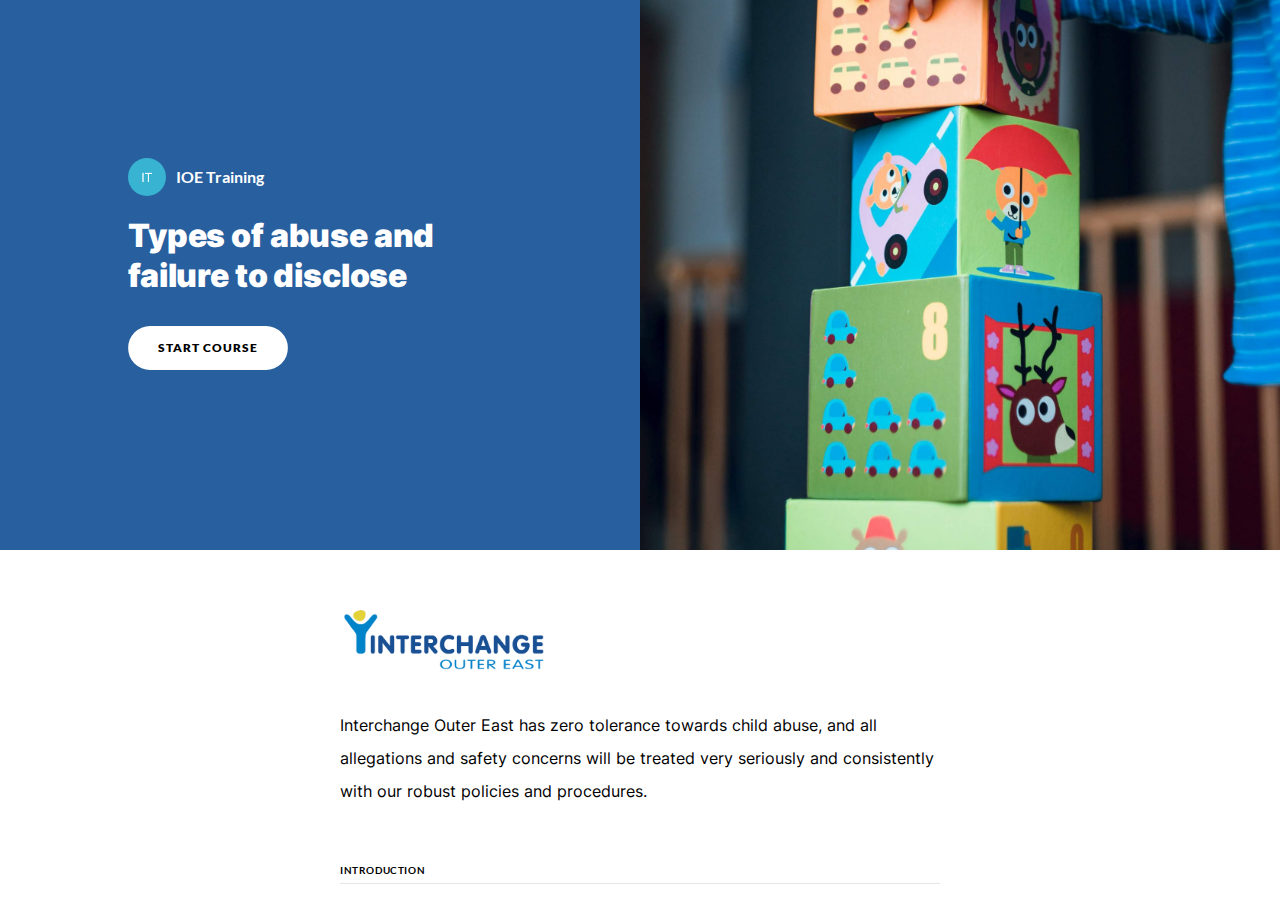
<file: typesofabuseandfailuretodisclose/index.html>
<!DOCTYPE html>
<html lang="en" class="">
  <head>
    <meta http-equiv="X-UA-Compatible" content="IE=edge,chrome=1">
    <meta name="viewport" content="width=device-width, initial-scale=1">
    <meta charset="utf-8">

    <title>Types of abuse and failure to disclose</title>

    <link type="text/css" rel="stylesheet" href="lib/icomoon.css">
    <script type="text/javascript" src="lib/player-0.0.11.min.js"></script>
    <script type="text/javascript" src="lib/lzwcompress.js"></script>

    <!-- Resize Hack -->
    <script type="text/javascript">
      window.resizeTo(screen.width, screen.height);
    </script>
    
    <!--[if lt IE 9]>
    <script src="//html5shiv.googlecode.com/svn/trunk/html5.js"></script>
    <![endif]-->

    <script id="__ENTRY__" type="application/json">
      {".js":["rise/fa00a719.js"]}
    </script>

    <script id="__REMOTE_ENTRIES__" type="application/json">
      {"mondrian":{".js":["mondrian/entry.js"]}}
    </script>

    <script>
      (function() {
        const jsonp = {}

        function loadModule(manifest) {
          const p = []

          if (manifest['.css'] != null) {
            for (var idx = 0; idx < manifest['.css'].length; idx++) {
              p.push(new Promise((resolve, reject) => {
                var link = document.createElement('link')
                link.onload = resolve
                link.onerror = reject
                link.rel = 'stylesheet'
                link.href = 'lib/' + manifest['.css'][idx]
                document.body.appendChild(link)
              }))
            }
          }

          if (manifest['.js'] != null) {
            for (var idx = 0; idx < manifest['.js'].length; idx++) {
              p.push(new Promise((resolve, reject) => {
                var script = document.createElement('script')
                script.onload = resolve
                script.onerror = reject
                script.src = 'lib/' + manifest['.js'][idx]
                document.body.appendChild(script)
              }))
            }
          }

          return Promise.all(p)
        }

        function deserialize(str) {
          const buffer = Uint8Array.from(atob(str), c => c.charCodeAt(0))
          const json = new TextDecoder().decode(buffer)
          const result = JSON.parse(json)
          return result
        }

        function __loadEntry() {
          return loadModule(JSON.parse(document.getElementById('__ENTRY__').textContent))
        }

        function __loadRemoteEntry(name) {
          const manifest = JSON.parse(document.getElementById('__REMOTE_ENTRIES__').textContent)
          if (manifest[name] == null) throw new Error(`Missing manifest for remote entry "${name}".`)
          return loadModule(manifest[name])
        }
        
        async function __loadJsonp(id, path) {
          try {
            return await new Promise((resolve, reject) => {
              try {
                jsonp[id] = resolve
                const script = document.createElement('script')
                script.onerror = reject
                script.src = `./${path}`
                document.head.appendChild(script)
              } catch (err) {
                reject(err)
              }
            })
          } finally {
            delete jsonp[id]
          }
        }

        function __resolveJsonp(id, data) {
          const resolve = jsonp[id]
          if (typeof resolve !== 'function') {
            throw new Error(`Could not load JSONP "${id}"`)
          }
          resolve(data)
        }

        async function __fetchCourse(name) {
          name = name == null ? window.i18n.default : name
          if (!window.i18n.available.includes(name)) {
            console.warn(`Could not load locale "${name}"`)
            name = window.i18n.available[0]
          }
          const encoded = await __loadJsonp(`course:${name}`, `locales/${name}.js`)
          const courseData = deserialize(encoded)
          return courseData
        }

        window.__loadEntry = __loadEntry
        window.__loadRemoteEntry = __loadRemoteEntry
        window.__loadJsonp = __loadJsonp
        window.__resolveJsonp = __resolveJsonp
        window.__fetchCourse = __fetchCourse
      })()
    </script>
  </head>
  <body>
    <div id="app"></div>
    <script type="text/javascript">
  (function(root) {
    window.i18n = {"available":["und"],"default":"und"};
    window.partnerContent = [];

    function isExport() {
      return true;
    }

    function resolvePath(path) {
      return ('assets/').concat(path);
    }

    function resolveFontPath(font) {
      return ('lib/fonts/').concat(font.key.split('/').reverse()[0]);
    }

    function fetchAvailableLocales() {
      return window.i18n
    }

    root.Runtime = {
      fetch: window.__fetchCourse,
      fetchAvailableLocales: fetchAvailableLocales,
      isExport: isExport,
      resolvePath: resolvePath,
      resolveFontPath: resolveFontPath
    };
  }(window));
</script>

    
    <script>__loadEntry()</script>
    
  </body>
</html>
</file>
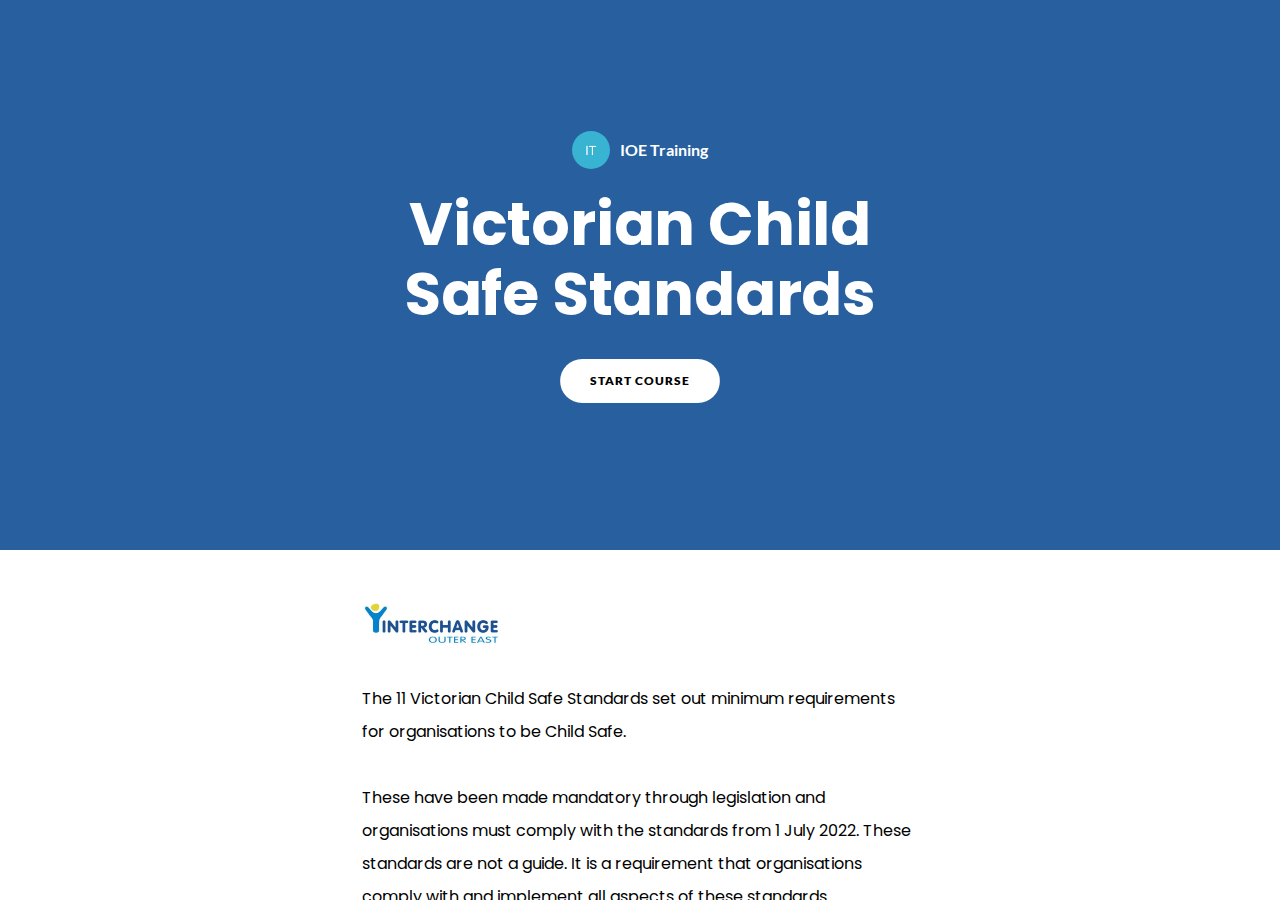
<file: victorianchildsafestandards/index.html>
<!DOCTYPE html>
<html lang="en" class="">
  <head>
    <meta http-equiv="X-UA-Compatible" content="IE=edge,chrome=1">
    <meta name="viewport" content="width=device-width, initial-scale=1">
    <meta charset="utf-8">

    <title>Victorian Child Safe Standards</title>

    <link type="text/css" rel="stylesheet" href="lib/icomoon.css">
    <script type="text/javascript" src="lib/player-0.0.11.min.js"></script>
    <script type="text/javascript" src="lib/lzwcompress.js"></script>

    <!-- Resize Hack -->
    <script type="text/javascript">
      window.resizeTo(screen.width, screen.height);
    </script>
    
    <!--[if lt IE 9]>
    <script src="//html5shiv.googlecode.com/svn/trunk/html5.js"></script>
    <![endif]-->

    <script id="__ENTRY__" type="application/json">
      {".js":["rise/fa00a719.js"]}
    </script>

    <script id="__REMOTE_ENTRIES__" type="application/json">
      {"mondrian":{".js":["mondrian/entry.js"]}}
    </script>

    <script>
      (function() {
        const jsonp = {}

        function loadModule(manifest) {
          const p = []

          if (manifest['.css'] != null) {
            for (var idx = 0; idx < manifest['.css'].length; idx++) {
              p.push(new Promise((resolve, reject) => {
                var link = document.createElement('link')
                link.onload = resolve
                link.onerror = reject
                link.rel = 'stylesheet'
                link.href = 'lib/' + manifest['.css'][idx]
                document.body.appendChild(link)
              }))
            }
          }

          if (manifest['.js'] != null) {
            for (var idx = 0; idx < manifest['.js'].length; idx++) {
              p.push(new Promise((resolve, reject) => {
                var script = document.createElement('script')
                script.onload = resolve
                script.onerror = reject
                script.src = 'lib/' + manifest['.js'][idx]
                document.body.appendChild(script)
              }))
            }
          }

          return Promise.all(p)
        }

        function deserialize(str) {
          const buffer = Uint8Array.from(atob(str), c => c.charCodeAt(0))
          const json = new TextDecoder().decode(buffer)
          const result = JSON.parse(json)
          return result
        }

        function __loadEntry() {
          return loadModule(JSON.parse(document.getElementById('__ENTRY__').textContent))
        }

        function __loadRemoteEntry(name) {
          const manifest = JSON.parse(document.getElementById('__REMOTE_ENTRIES__').textContent)
          if (manifest[name] == null) throw new Error(`Missing manifest for remote entry "${name}".`)
          return loadModule(manifest[name])
        }
        
        async function __loadJsonp(id, path) {
          try {
            return await new Promise((resolve, reject) => {
              try {
                jsonp[id] = resolve
                const script = document.createElement('script')
                script.onerror = reject
                script.src = `./${path}`
                document.head.appendChild(script)
              } catch (err) {
                reject(err)
              }
            })
          } finally {
            delete jsonp[id]
          }
        }

        function __resolveJsonp(id, data) {
          const resolve = jsonp[id]
          if (typeof resolve !== 'function') {
            throw new Error(`Could not load JSONP "${id}"`)
          }
          resolve(data)
        }

        async function __fetchCourse(name) {
          name = name == null ? window.i18n.default : name
          if (!window.i18n.available.includes(name)) {
            console.warn(`Could not load locale "${name}"`)
            name = window.i18n.available[0]
          }
          const encoded = await __loadJsonp(`course:${name}`, `locales/${name}.js`)
          const courseData = deserialize(encoded)
          return courseData
        }

        window.__loadEntry = __loadEntry
        window.__loadRemoteEntry = __loadRemoteEntry
        window.__loadJsonp = __loadJsonp
        window.__resolveJsonp = __resolveJsonp
        window.__fetchCourse = __fetchCourse
      })()
    </script>
  </head>
  <body>
    <div id="app"></div>
    <script type="text/javascript">
  (function(root) {
    window.i18n = {"available":["und"],"default":"und"};
    window.partnerContent = [];

    function isExport() {
      return true;
    }

    function resolvePath(path) {
      return ('assets/').concat(path);
    }

    function resolveFontPath(font) {
      return ('lib/fonts/').concat(font.key.split('/').reverse()[0]);
    }

    function fetchAvailableLocales() {
      return window.i18n
    }

    root.Runtime = {
      fetch: window.__fetchCourse,
      fetchAvailableLocales: fetchAvailableLocales,
      isExport: isExport,
      resolvePath: resolvePath,
      resolveFontPath: resolveFontPath
    };
  }(window));
</script>

    
    <script>__loadEntry()</script>
    
  </body>
</html>
</file>
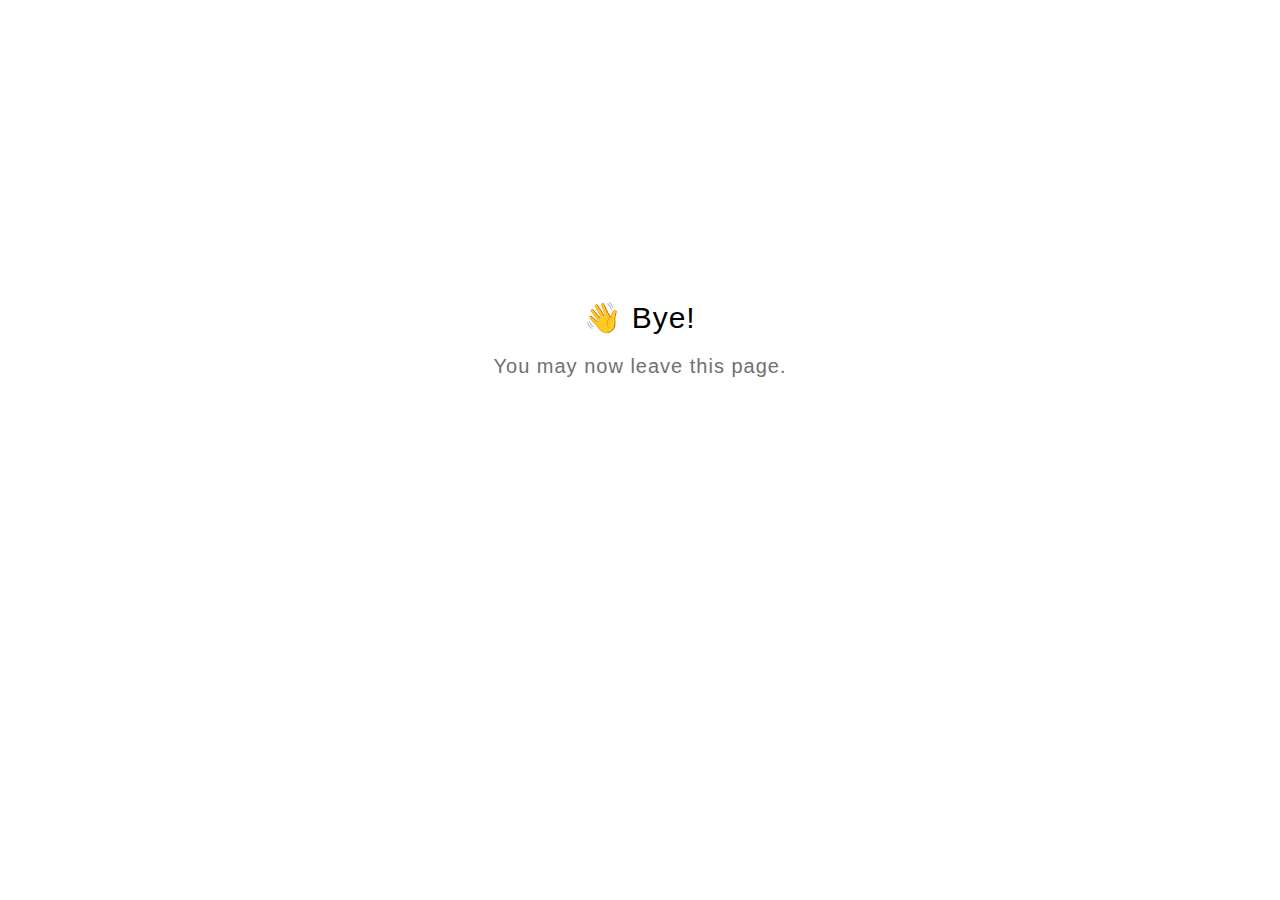
<file: typesofabuseandfailuretodisclose/goodbye.html>
<!DOCTYPE html>
<html lang="en">
  <head>
    <title>Goodbye</title>
    <meta charset="utf-8" lang="en">
    <style>
      html {
        font-size: 20px;
        font-family: 'lato', sans-serif;
        font-weight: lighter;
        letter-spacing: 0.05rem;
      }

      .goodbye-container {
        text-align: center;
        margin-top: 15rem;
      }

      .bye-message {
        font-size: 1.5rem;
      }

      .exit-text {
        color: #707070;
        margin-top: 1rem;
      }
    </style>
  </head>
  <body>
    <div class="goodbye-container">
      <div class="bye-message">👋 Bye!</div>
      <div class="exit-text">You may now leave this page.</div>
    </div>
  </body>
</html>
</file>
<file: typesofabuseandfailuretodisclose/lib/icomoon.css>
@font-face {
	font-family: 'icomoon';
	src:  url('fonts/icomoon.ttf') format('truetype'),
				url('fonts/icomoon.woff') format('woff');
	font-weight: normal;
	font-style: normal;
}

[class^="icon-"], [class*=" icon-"] {
	/* use !important to prevent issues with browser extensions that change fonts */
	font-family: 'icomoon' !important;
	speak: none;
	font-style: normal;
	font-weight: normal;
	font-variant: normal;
	text-transform: none;
	line-height: 1;

	/* Better Font Rendering =========== */
	-webkit-font-smoothing: antialiased;
	-moz-osx-font-smoothing: grayscale;
}

.icon-edit-author-name:before {
	content: "\e976";
}
.icon-lock:before {
	content: "\e977";
}
.icon-checkmark-valid:before {
	content: "\e95d";
}
.icon-close-media-panel:before {
	content: "\e95e";
}
.icon-trash4:before {
	content: "\e95f";
}
.icon-x-invalid-url:before {
	content: "\e960";
}
.icon-attach2:before {
	content: "\e961";
}
.icon-bold:before {
	content: "\e962";
}
.icon-fontcolor:before {
	content: "\e963";
}
.icon-fontsize:before {
	content: "\e964";
}
.icon-italic:before {
	content: "\e965";
}
.icon-link:before {
	content: "\e966";
}
.icon-orderedlist:before {
	content: "\e967";
}
.icon-quote:before {
	content: "\e968";
}
.icon-unorderedlist:before {
	content: "\e969";
}
.icon-feedback:before {
	content: "\e910";
}
.icon-review:before {
	content: "\e911";
}
.icon-customizable:before {
	content: "\e908";
}
.icon-design:before {
	content: "\e909";
}
.icon-interactions:before {
	content: "\e90a";
}
.icon-questions:before {
	content: "\e90b";
}
.icon-scenarios2:before {
	content: "\e90c";
}
.icon-slides:before {
	content: "\e90d";
}
.icon-desktop:before {
	content: "\e902";
}
.icon-expressions:before {
	content: "\e903";
}
.icon-poses:before {
	content: "\e904";
}
.icon-retina:before {
	content: "\e905";
}
.icon-scenarios:before {
	content: "\e906";
}
.icon-transparency:before {
	content: "\e907";
}
.icon-Master-01:before {
	content: "\e934";
}
.icon-Master-02:before {
	content: "\e93a";
}
.icon-Master-03:before {
	content: "\e939";
}
.icon-Master-04:before {
	content: "\e936";
}
.icon-Master-05:before {
	content: "\e93b";
}
.icon-Master-06:before {
	content: "\e935";
}
.icon-Master-07:before {
	content: "\e937";
}
.icon-Master-08:before {
	content: "\e938";
}
.icon-Master-09:before {
	content: "\e922";
}
.icon-Master-10:before {
	content: "\e926";
}
.icon-Master-11:before {
	content: "\e924";
}
.icon-Master-12:before {
	content: "\e928";
}
.icon-Master-13:before {
	content: "\e923";
}
.icon-Master-14:before {
	content: "\e925";
}
.icon-Master-15:before {
	content: "\e929";
}
.icon-Master-16:before {
	content: "\e927";
}
.icon-Master-17:before {
	content: "\e92b";
}
.icon-Master-18:before {
	content: "\e92c";
}
.icon-Master-19:before {
	content: "\e92d";
}
.icon-Master-20:before {
	content: "\e92e";
}
.icon-Master-21:before {
	content: "\e92f";
}
.icon-Master-22:before {
	content: "\e930";
}
.icon-Master-23:before {
	content: "\e931";
}
.icon-Master-24:before {
	content: "\e932";
}
.icon-Master-25:before {
	content: "\e933";
}
.icon-Master-26:before {
	content: "\e92a";
}
.icon-check-circle:before {
	content: "\e803";
}
.icon-trash:before {
	content: "\e804";
}
.icon-rotation:before {
	content: "\e91a";
}
.icon-vector:before {
	content: "\e91b";
}
.icon-mute:before {
	content: "\e90e";
}
.icon-volume:before {
	content: "\e90f";
}
.icon-logo:before {
	content: "\e805";
}
.icon-share:before {
	content: "\e801";
}
.icon-sorting:before {
	content: "\e91c";
}
.icon-more:before {
	content: "\e91d";
}
.icon-copy:before {
	content: "\e951";
}
.icon-clock:before {
	content: "\e915";
}
.icon-quotes-left:before {
	content: "\e918";
}
.icon-list-numbered:before {
	content: "\e916";
}
.icon-list2:before {
	content: "\e917";
}
.icon-plus:before {
	content: "\e60a";
}
.icon-info:before {
	content: "\e974";
}
.icon-cross:before {
	content: "\e913";
}
.icon-checkmark:before {
	content: "\e975";
}
.icon-arrow-up2:before {
	content: "\e959";
}
.icon-arrow-down2:before {
	content: "\e95a";
}
.icon-sort-alpha-asc:before {
	content: "\e912";
}
.icon-rtf:before {
	content: "\e94b";
}
.icon-doc:before {
	content: "\e94a";
}
.icon-pdf:before {
	content: "\e94c";
}
.icon-ppt:before {
	content: "\e94d";
}
.icon-file:before {
	content: "\e94e";
}
.icon-xls:before {
	content: "\e94f";
}
.icon-zip:before {
	content: "\e950";
}
.icon-file-alt:before {
	content: "\e944";
}
.icon-doc-alt:before {
	content: "\e943";
}
.icon-pdf-alt:before {
	content: "\e945";
}
.icon-ppt-alt:before {
	content: "\e946";
}
.icon-rtf-alt:before {
	content: "\e947";
}
.icon-xls-alt:before {
	content: "\e948";
}
.icon-zip-alt:before {
	content: "\e949";
}
.icon-attach:before {
	content: "\e942";
}
.icon-reload:before {
	content: "\e941";
}
.icon-trash2:before {
	content: "\e60d";
}
.icon-arrow-left:before {
	content: "\e608";
}
.icon-arrow-right:before {
	content: "\e609";
}
.icon-check-alt:before {
	content: "\e606";
}
.icon-password-view:before {
	content: "\e972";
}
.icon-password-hide:before {
	content: "\e973";
}
.icon-view-grid:before {
	content: "\e96c";
}
.icon-grid-view:before {
	content: "\e96c";
}
.icon-view-list:before {
	content: "\e96d";
}
.icon-list-view:before {
	content: "\e96d";
}
.icon-blocks:before {
	content: "\e95b";
}
.icon-list3:before {
	content: "\e95c";
}
.icon-export:before {
	content: "\e958";
}
.icon-screencast:before {
	content: "\e957";
}
.icon-cursor:before {
	content: "\e956";
}
.icon-documents:before {
	content: "\e952";
}
.icon-duplicate:before {
	content: "\e952";
}
.icon-trash3:before {
	content: "\e953";
}
.icon-Article:before {
	content: "\e93c";
}
.icon-Interaction:before {
	content: "\e93d";
}
.icon-Quiz:before {
	content: "\e93e";
}
.icon-Video:before {
	content: "\e93f";
}
.icon-trashcan:before {
	content: "\e921";
}
.icon-marker_style:before {
	content: "\e920";
}
.icon-photo:before {
	content: "\e91f";
}
.icon-microphone:before {
	content: "\e91e";
}
.icon-plus2:before {
	content: "\e800";
}
.icon-processing:before {
	content: "\e607";
}
.icon-menu:before {
	content: "\e602";
}
.icon-headset:before {
	content: "\e603";
}
.icon-list:before {
	content: "\e604";
}
.icon-video:before {
	content: "\e605";
}
.icon-mail:before {
	content: "\e954";
}
.icon-remove:before {
	content: "\e955";
}
.icon-up-level-2:before {
	content: "\e96e";
}
.icon-up-level-list-2:before {
	content: "\e96f";
}
.icon-plus-circle:before {
	content: "\e802";
}
.icon-up-level:before {
	content: "\e970";
}
.icon-up-level-list:before {
	content: "\e971";
}
.icon-eye:before {
	content: "\e96b";
}
.icon-tick:before {
	content: "\e900";
}
.icon-check:before {
	content: "\e901";
}
.icon-link-alt:before {
	content: "\e919";
}
.icon-chevron-down:before {
	content: "\e60b";
}
.icon-chevron-up:before {
	content: "\e60c";
}
.icon-chevron-left:before {
	content: "\e600";
}
.icon-chevron:before {
	content: "\e601";
}
.icon-chevron-right:before {
	content: "\e601";
}
.icon-close-small:before {
	content: "\e940";
}
.icon-pie-chart:before {
	content: "\e914";
}
.icon-alert:before {
	content: "\e96a";
}
</file>
<file: victorianchildsafestandards/lib/icomoon.css>
@font-face {
	font-family: 'icomoon';
	src:  url('fonts/icomoon.ttf') format('truetype'),
				url('fonts/icomoon.woff') format('woff');
	font-weight: normal;
	font-style: normal;
}

[class^="icon-"], [class*=" icon-"] {
	/* use !important to prevent issues with browser extensions that change fonts */
	font-family: 'icomoon' !important;
	speak: none;
	font-style: normal;
	font-weight: normal;
	font-variant: normal;
	text-transform: none;
	line-height: 1;

	/* Better Font Rendering =========== */
	-webkit-font-smoothing: antialiased;
	-moz-osx-font-smoothing: grayscale;
}

.icon-edit-author-name:before {
	content: "\e976";
}
.icon-lock:before {
	content: "\e977";
}
.icon-checkmark-valid:before {
	content: "\e95d";
}
.icon-close-media-panel:before {
	content: "\e95e";
}
.icon-trash4:before {
	content: "\e95f";
}
.icon-x-invalid-url:before {
	content: "\e960";
}
.icon-attach2:before {
	content: "\e961";
}
.icon-bold:before {
	content: "\e962";
}
.icon-fontcolor:before {
	content: "\e963";
}
.icon-fontsize:before {
	content: "\e964";
}
.icon-italic:before {
	content: "\e965";
}
.icon-link:before {
	content: "\e966";
}
.icon-orderedlist:before {
	content: "\e967";
}
.icon-quote:before {
	content: "\e968";
}
.icon-unorderedlist:before {
	content: "\e969";
}
.icon-feedback:before {
	content: "\e910";
}
.icon-review:before {
	content: "\e911";
}
.icon-customizable:before {
	content: "\e908";
}
.icon-design:before {
	content: "\e909";
}
.icon-interactions:before {
	content: "\e90a";
}
.icon-questions:before {
	content: "\e90b";
}
.icon-scenarios2:before {
	content: "\e90c";
}
.icon-slides:before {
	content: "\e90d";
}
.icon-desktop:before {
	content: "\e902";
}
.icon-expressions:before {
	content: "\e903";
}
.icon-poses:before {
	content: "\e904";
}
.icon-retina:before {
	content: "\e905";
}
.icon-scenarios:before {
	content: "\e906";
}
.icon-transparency:before {
	content: "\e907";
}
.icon-Master-01:before {
	content: "\e934";
}
.icon-Master-02:before {
	content: "\e93a";
}
.icon-Master-03:before {
	content: "\e939";
}
.icon-Master-04:before {
	content: "\e936";
}
.icon-Master-05:before {
	content: "\e93b";
}
.icon-Master-06:before {
	content: "\e935";
}
.icon-Master-07:before {
	content: "\e937";
}
.icon-Master-08:before {
	content: "\e938";
}
.icon-Master-09:before {
	content: "\e922";
}
.icon-Master-10:before {
	content: "\e926";
}
.icon-Master-11:before {
	content: "\e924";
}
.icon-Master-12:before {
	content: "\e928";
}
.icon-Master-13:before {
	content: "\e923";
}
.icon-Master-14:before {
	content: "\e925";
}
.icon-Master-15:before {
	content: "\e929";
}
.icon-Master-16:before {
	content: "\e927";
}
.icon-Master-17:before {
	content: "\e92b";
}
.icon-Master-18:before {
	content: "\e92c";
}
.icon-Master-19:before {
	content: "\e92d";
}
.icon-Master-20:before {
	content: "\e92e";
}
.icon-Master-21:before {
	content: "\e92f";
}
.icon-Master-22:before {
	content: "\e930";
}
.icon-Master-23:before {
	content: "\e931";
}
.icon-Master-24:before {
	content: "\e932";
}
.icon-Master-25:before {
	content: "\e933";
}
.icon-Master-26:before {
	content: "\e92a";
}
.icon-check-circle:before {
	content: "\e803";
}
.icon-trash:before {
	content: "\e804";
}
.icon-rotation:before {
	content: "\e91a";
}
.icon-vector:before {
	content: "\e91b";
}
.icon-mute:before {
	content: "\e90e";
}
.icon-volume:before {
	content: "\e90f";
}
.icon-logo:before {
	content: "\e805";
}
.icon-share:before {
	content: "\e801";
}
.icon-sorting:before {
	content: "\e91c";
}
.icon-more:before {
	content: "\e91d";
}
.icon-copy:before {
	content: "\e951";
}
.icon-clock:before {
	content: "\e915";
}
.icon-quotes-left:before {
	content: "\e918";
}
.icon-list-numbered:before {
	content: "\e916";
}
.icon-list2:before {
	content: "\e917";
}
.icon-plus:before {
	content: "\e60a";
}
.icon-info:before {
	content: "\e974";
}
.icon-cross:before {
	content: "\e913";
}
.icon-checkmark:before {
	content: "\e975";
}
.icon-arrow-up2:before {
	content: "\e959";
}
.icon-arrow-down2:before {
	content: "\e95a";
}
.icon-sort-alpha-asc:before {
	content: "\e912";
}
.icon-rtf:before {
	content: "\e94b";
}
.icon-doc:before {
	content: "\e94a";
}
.icon-pdf:before {
	content: "\e94c";
}
.icon-ppt:before {
	content: "\e94d";
}
.icon-file:before {
	content: "\e94e";
}
.icon-xls:before {
	content: "\e94f";
}
.icon-zip:before {
	content: "\e950";
}
.icon-file-alt:before {
	content: "\e944";
}
.icon-doc-alt:before {
	content: "\e943";
}
.icon-pdf-alt:before {
	content: "\e945";
}
.icon-ppt-alt:before {
	content: "\e946";
}
.icon-rtf-alt:before {
	content: "\e947";
}
.icon-xls-alt:before {
	content: "\e948";
}
.icon-zip-alt:before {
	content: "\e949";
}
.icon-attach:before {
	content: "\e942";
}
.icon-reload:before {
	content: "\e941";
}
.icon-trash2:before {
	content: "\e60d";
}
.icon-arrow-left:before {
	content: "\e608";
}
.icon-arrow-right:before {
	content: "\e609";
}
.icon-check-alt:before {
	content: "\e606";
}
.icon-password-view:before {
	content: "\e972";
}
.icon-password-hide:before {
	content: "\e973";
}
.icon-view-grid:before {
	content: "\e96c";
}
.icon-grid-view:before {
	content: "\e96c";
}
.icon-view-list:before {
	content: "\e96d";
}
.icon-list-view:before {
	content: "\e96d";
}
.icon-blocks:before {
	content: "\e95b";
}
.icon-list3:before {
	content: "\e95c";
}
.icon-export:before {
	content: "\e958";
}
.icon-screencast:before {
	content: "\e957";
}
.icon-cursor:before {
	content: "\e956";
}
.icon-documents:before {
	content: "\e952";
}
.icon-duplicate:before {
	content: "\e952";
}
.icon-trash3:before {
	content: "\e953";
}
.icon-Article:before {
	content: "\e93c";
}
.icon-Interaction:before {
	content: "\e93d";
}
.icon-Quiz:before {
	content: "\e93e";
}
.icon-Video:before {
	content: "\e93f";
}
.icon-trashcan:before {
	content: "\e921";
}
.icon-marker_style:before {
	content: "\e920";
}
.icon-photo:before {
	content: "\e91f";
}
.icon-microphone:before {
	content: "\e91e";
}
.icon-plus2:before {
	content: "\e800";
}
.icon-processing:before {
	content: "\e607";
}
.icon-menu:before {
	content: "\e602";
}
.icon-headset:before {
	content: "\e603";
}
.icon-list:before {
	content: "\e604";
}
.icon-video:before {
	content: "\e605";
}
.icon-mail:before {
	content: "\e954";
}
.icon-remove:before {
	content: "\e955";
}
.icon-up-level-2:before {
	content: "\e96e";
}
.icon-up-level-list-2:before {
	content: "\e96f";
}
.icon-plus-circle:before {
	content: "\e802";
}
.icon-up-level:before {
	content: "\e970";
}
.icon-up-level-list:before {
	content: "\e971";
}
.icon-eye:before {
	content: "\e96b";
}
.icon-tick:before {
	content: "\e900";
}
.icon-check:before {
	content: "\e901";
}
.icon-link-alt:before {
	content: "\e919";
}
.icon-chevron-down:before {
	content: "\e60b";
}
.icon-chevron-up:before {
	content: "\e60c";
}
.icon-chevron-left:before {
	content: "\e600";
}
.icon-chevron:before {
	content: "\e601";
}
.icon-chevron-right:before {
	content: "\e601";
}
.icon-close-small:before {
	content: "\e940";
}
.icon-pie-chart:before {
	content: "\e914";
}
.icon-alert:before {
	content: "\e96a";
}
</file>
